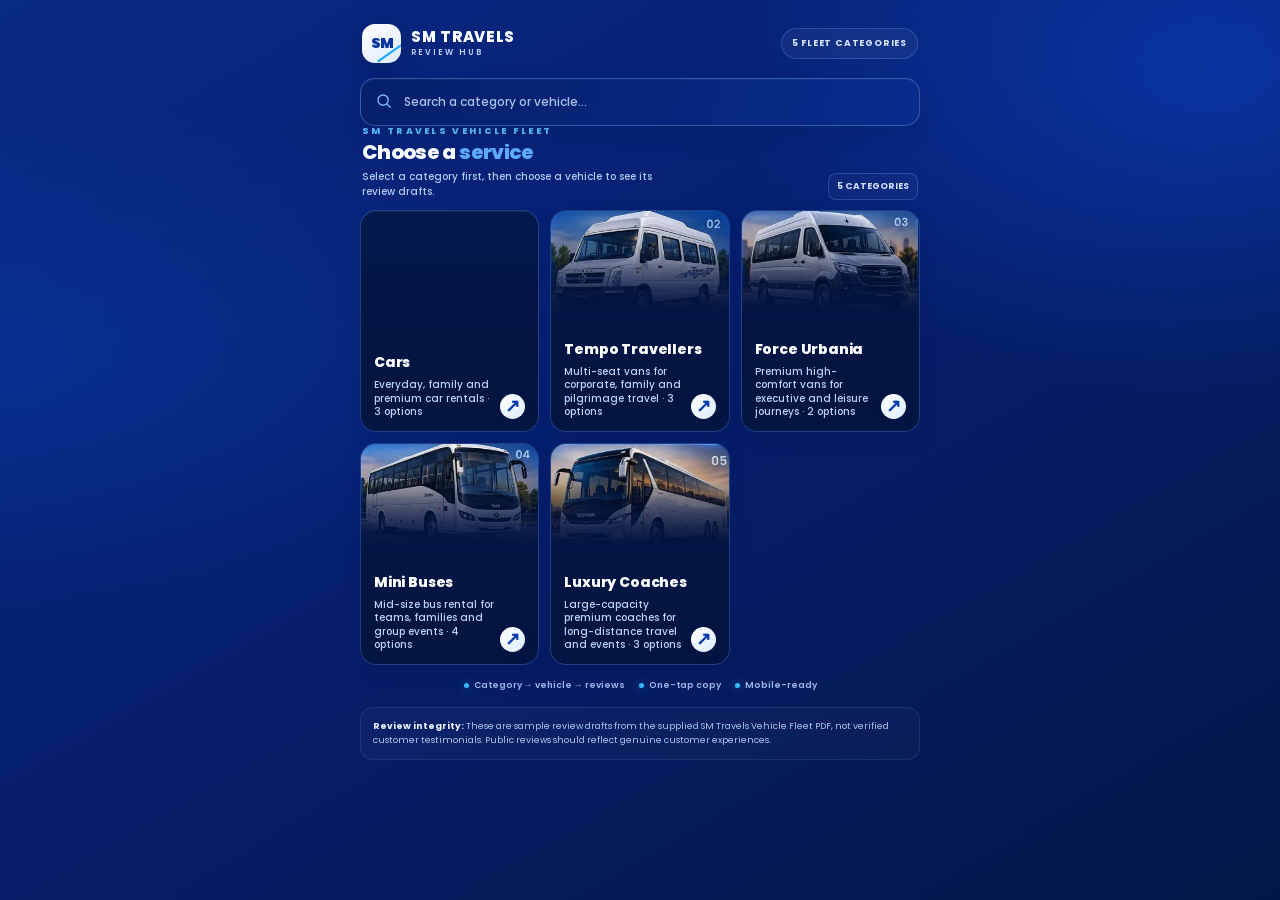
<file: index.html>
<!doctype html>
<html lang="en">
<head>
<meta charset="utf-8">
<meta name="viewport" content="width=device-width, initial-scale=1, viewport-fit=cover">
<meta name="theme-color" content="#061f70">
<meta name="description" content="SM Travels vehicle fleet review hub. Select a category, choose a vehicle service, and open its review drafts.">
<title>SM Travels | Vehicle Fleet Review Hub</title>
<link rel="preconnect" href="https://fonts.googleapis.com">
<link rel="preconnect" href="https://fonts.gstatic.com" crossorigin>
<link href="https://fonts.googleapis.com/css2?family=Poppins:wght@400;500;600;700;800;900&display=swap" rel="stylesheet">
<link rel="stylesheet" href="site.css">
</head>
<body>
<main class="shell">
  <header class="topbar">
    <div class="brand" aria-label="SM Travels Review Hub">
      <span class="brand-mark" aria-hidden="true">SM</span>
      <span class="brand-name">SM TRAVELS<small>REVIEW HUB</small></span>
    </div>
    <span class="top-chip" id="topChip">5 FLEET CATEGORIES</span>
  </header>
  <section class="services-view" id="servicesView">
    <div class="hero hero-video-wrap" aria-label="SM Travels animated video">
      <video class="hero-video" id="heroVideo" autoplay muted loop playsinline webkit-playsinline preload="none" disablepictureinpicture aria-hidden="true"></video>
    </div>
    <a class="back" id="categoryBack" href="index.html" style="display:none"><span aria-hidden="true">←</span> ALL CATEGORIES</a>
    <label class="search-wrap" aria-label="Search the SM Travels fleet">
      <svg class="search-icon" viewBox="0 0 24 24" aria-hidden="true"><circle cx="10.8" cy="10.8" r="6.8" fill="none" stroke="currentColor" stroke-width="1.8"/><path d="m16 16 4.4 4.4" fill="none" stroke="currentColor" stroke-width="1.8" stroke-linecap="round"/></svg>
      <input class="search" id="serviceSearch" type="search" placeholder="Search a category or vehicle…" autocomplete="off" aria-label="Search vehicle categories and sub-services">
      <button class="clear-search" id="clearSearch" type="button" aria-label="Clear search">×</button>
    </label>
    <div class="section-head">
      <div><div class="kicker" id="sectionKicker">SM Travels vehicle fleet</div><h2 id="sectionTitle">Choose a <span>service</span></h2><p id="sectionSubtitle" class="section-subtitle">Select a category first, then choose a vehicle to see its review drafts.</p></div>
      <span class="count" id="serviceCount">5 CATEGORIES</span>
    </div>
    <div class="grid" id="serviceGrid" aria-label="SM Travels vehicle services"></div>
    <div class="empty" id="emptyState">No matching services found.<br>Try another vehicle or category name.</div>
    <div class="trustline" aria-label="Interface features">
      <span><i class="trustdot"></i> Category → vehicle → reviews</span><span><i class="trustdot"></i> One-tap copy</span><span><i class="trustdot"></i> Mobile-ready</span>
    </div>
    <aside class="notice"><strong>Review integrity:</strong> These are sample review drafts from the supplied SM Travels Vehicle Fleet PDF, not verified customer testimonials. Public reviews should reflect genuine customer experiences.</aside>
  </section>
</main>
<script src="services.js"></script>
<script>
async function loadMobileHeroVideo(){
  const video=document.getElementById('heroVideo');
  const holder=document.querySelector('.hero-video-wrap');
  if(!video||!holder||!window.matchMedia('(max-width: 767px)').matches){if(holder)holder.remove();return;}
  try{
    const paths=['video-parts/hero-video-01.txt','video-parts/hero-video-02.txt','video-parts/hero-video-03.txt'];
    const chunks=await Promise.all(paths.map(async function(path){const response=await fetch(path,{cache:'force-cache'});if(!response.ok)throw new Error('Video asset unavailable: '+path);return response.text();}));
    const base64=chunks.join('').trim();
    if(base64.length!==19644)throw new Error('Incomplete video data');
    const binary=atob(base64),bytes=new Uint8Array(binary.length);
    for(let i=0;i<binary.length;i++)bytes[i]=binary.charCodeAt(i);
    const objectUrl=URL.createObjectURL(new Blob([bytes],{type:'video/mp4'}));
    video.src=objectUrl;video.load();
    const playback=video.play();if(playback&&typeof playback.catch==='function')playback.catch(function(){});
  }catch(error){console.error(error);holder.hidden=true;}
}
loadMobileHeroVideo();

const categories=window.SM_TRAVEL_DATA||[];
const params=new URLSearchParams(window.location.search);
const categoryId=params.get('category');
const selectedCategory=categories.find(function(category){return category.id===categoryId;})||null;
const grid=document.getElementById('serviceGrid');
const search=document.getElementById('serviceSearch');
const clearSearch=document.getElementById('clearSearch');
const count=document.getElementById('serviceCount');
const sectionTitle=document.getElementById('sectionTitle');
const sectionKicker=document.getElementById('sectionKicker');
const sectionSubtitle=document.getElementById('sectionSubtitle');
const topChip=document.getElementById('topChip');
const back=document.getElementById('categoryBack');
const empty=document.getElementById('emptyState');
const iconPaths=[
'<path d="M3 13l1.7-4.5A2 2 0 0 1 6.6 7h10.8a2 2 0 0 1 1.9 1.5L21 13v5h-2v-2H5v2H3z"/><path d="M4 13h16M7 16h.01M17 16h.01M7 7l1-2h8l1 2"/>',
'<circle cx="8" cy="8" r="3"/><circle cx="17" cy="9" r="2.5"/><path d="M2.5 20a5.5 5.5 0 0 1 11 0M14 16a4.2 4.2 0 0 1 7.5 2.8"/>',
'<path d="M3 6h18v11H3zM6 17v2m12-2v2M3 11h18M7 6V4h10v2"/><circle cx="7" cy="14" r="1"/><circle cx="17" cy="14" r="1"/>',
'<path d="M19 10c0 5-7 11-7 11S5 15 5 10a7 7 0 1 1 14 0Z"/><circle cx="12" cy="10" r="2.3"/>',
'<path d="M3 10.5 21 4l-6.5 17-3.2-7.3z"/><path d="m11.3 13.7 4.5-4.5"/>'
];
function iconSvg(index){return '<svg viewBox="0 0 24 24" aria-hidden="true">'+iconPaths[index%iconPaths.length]+'</svg>';}
function allSubservices(){return categories.reduce(function(all,category){return all.concat(category.services.map(function(service){return Object.assign({},service,{categoryName:category.name,categoryId:category.id});}));},[]);}
const flattened=allSubservices();
function itemSearchText(item){return [item.name,item.description,item.keywords,item.code,item.categoryName].join(' ').toLowerCase();}
function makeCard(options){
  const b=document.createElement('button');b.type='button';b.className='service'+(options.imageSrc?' category-card':'');
  b.setAttribute('aria-label',options.ariaLabel||('Open '+options.name));
  if(options.imageSrc){
    const photo=document.createElement('span');photo.className='category-photo';
    const image=document.createElement('img');image.src=options.imageSrc;image.alt='';image.loading='lazy';image.decoding='async';
    photo.appendChild(image);
    const num=document.createElement('span');num.className='category-index';num.textContent=options.code||String(options.iconIndex+1).padStart(2,'0');
    const content=document.createElement('span');content.className='category-content';
    const title=document.createElement('span');title.className='service-title';title.textContent=options.name;
    const foot=document.createElement('span');foot.className='service-foot';
    const desc=document.createElement('span');desc.textContent=options.description;
    const arrow=document.createElement('span');arrow.className='arrow';arrow.setAttribute('aria-hidden','true');arrow.textContent='↗';
    foot.append(desc,arrow);content.append(title,foot);b.append(photo,num,content);
  }else{
    const top=document.createElement('span');top.className='service-top';
    const icon=document.createElement('span');icon.className='service-icon';icon.innerHTML=iconSvg(options.iconIndex);
    const num=document.createElement('span');num.className='service-index';num.textContent=options.code||String(options.iconIndex+1).padStart(2,'0');
    top.append(icon,num);
    const title=document.createElement('span');title.className='service-title';title.textContent=options.name;
    const foot=document.createElement('span');foot.className='service-foot';
    const desc=document.createElement('span');desc.textContent=options.description;
    const arrow=document.createElement('span');arrow.className='arrow';arrow.setAttribute('aria-hidden','true');arrow.textContent='↗';
    foot.append(desc,arrow);b.append(top,title,foot);
  }
  b.addEventListener('click',options.onClick);return b;
}
function renderGrid(filter){
  const q=(filter||'').trim().toLowerCase();grid.innerHTML='';
  let visible=[];
  if(selectedCategory){
    visible=selectedCategory.services.filter(function(service){return itemSearchText(Object.assign({},service,{categoryName:selectedCategory.name})).includes(q);});
    visible.forEach(function(service,index){
      grid.appendChild(makeCard({
        iconIndex:index,code:service.code,name:service.name,description:service.description,
        ariaLabel:'Open reviews for '+service.name,
        onClick:function(){window.location.href='service.html?id='+encodeURIComponent(service.id);}
      }));
    });
    count.textContent=visible.length+' '+(visible.length===1?'VEHICLE':'VEHICLES');
    sectionKicker.textContent=selectedCategory.name+' · Fleet sub-services';
    sectionTitle.innerHTML='Choose a <span>vehicle</span>';
    sectionSubtitle.textContent='Select a vehicle model to open its three review drafts.';
    topChip.textContent=selectedCategory.name.toUpperCase()+' · '+selectedCategory.services.length+' OPTIONS';
    back.style.display='inline-flex';back.href='index.html';search.placeholder='Search vehicles in '+selectedCategory.name+'…';
  }else{
    const categoryImages={
      'cars':'assets/category-cars.webp',
      'tempo-travellers':'assets/category-tempo-travellers.webp',
      'force-urbania':'assets/category-force-urbania.webp',
      'mini-buses':'assets/category-mini-buses.webp',
      'luxury-coaches':'assets/category-luxury-coaches.webp'
    };
    visible=categories.filter(function(category){
      if(!q)return true;
      return (category.name+' '+category.description).toLowerCase().includes(q)||category.services.some(function(service){return itemSearchText(Object.assign({},service,{categoryName:category.name})).includes(q);});
    });
    visible.forEach(function(category,index){
      grid.appendChild(makeCard({
        iconIndex:index,code:String(categories.indexOf(category)+1).padStart(2,'0'),name:category.name,
        imageSrc:categoryImages[category.id],
        description:category.description+' · '+category.services.length+' options',
        ariaLabel:'Choose '+category.name+' vehicle category',
        onClick:function(){window.location.href='index.html?category='+encodeURIComponent(category.id)+(q?'&q='+encodeURIComponent(q):'');}
      }));
    });
    count.textContent=visible.length+' '+(visible.length===1?'CATEGORY':'CATEGORIES');
    sectionKicker.textContent='SM Travels vehicle fleet';
    sectionTitle.innerHTML='Choose a <span>service</span>';
    sectionSubtitle.textContent='Select a category first, then choose a vehicle to see its review drafts.';
    topChip.textContent='5 FLEET CATEGORIES';
    back.style.display='none';search.placeholder='Search a category or vehicle…';
  }
  empty.classList.toggle('show',visible.length===0);
}
search.addEventListener('input',function(){renderGrid(search.value);clearSearch.classList.toggle('show',!!search.value);});
clearSearch.addEventListener('click',function(){search.value='';renderGrid('');clearSearch.classList.remove('show');search.focus();});
if(selectedCategory&&params.get('q'))search.value=params.get('q');
renderGrid(search.value);
</script>
</body>
</html>
</file>
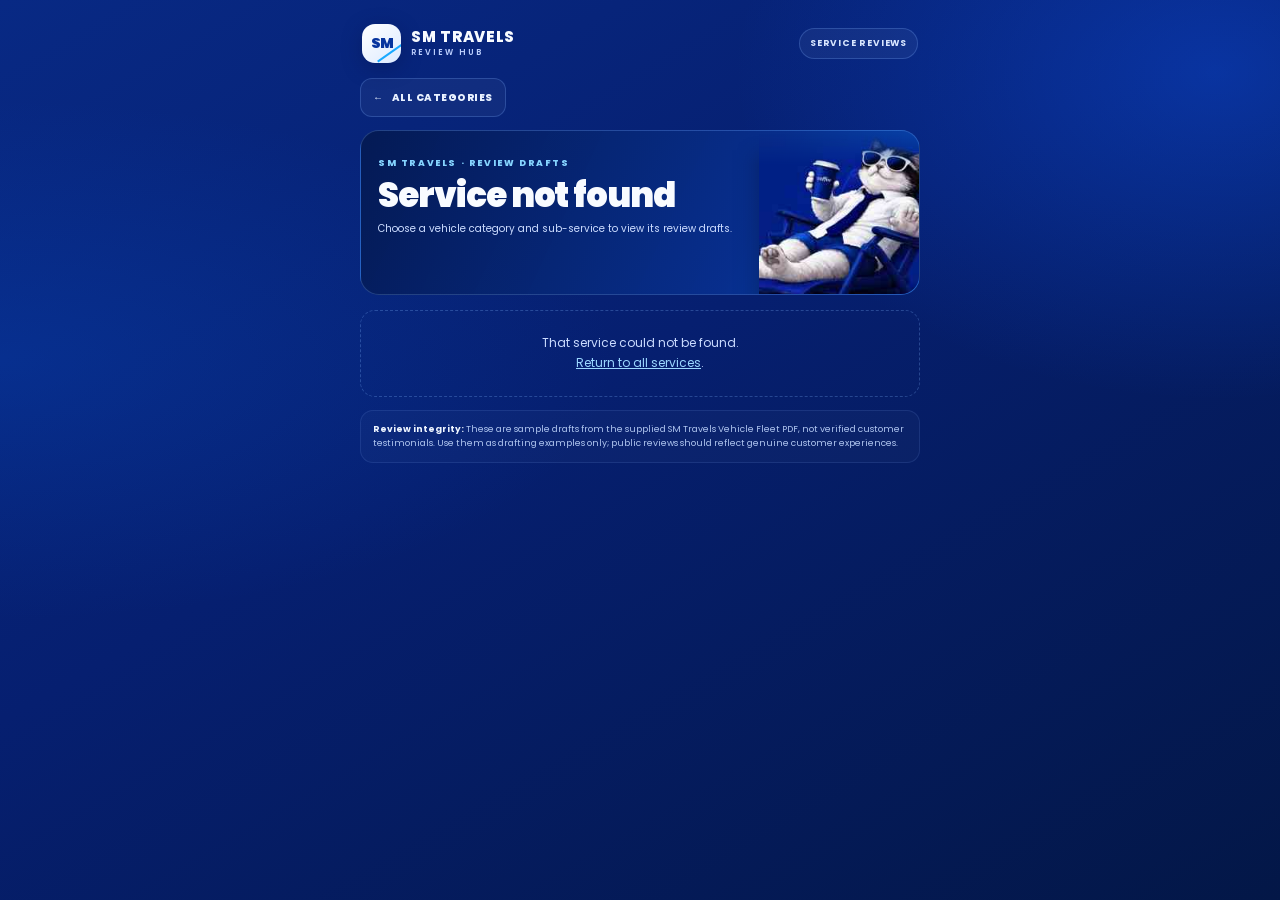
<file: service.html>
<!doctype html>
<html lang="en">
<head>
<meta charset="utf-8">
<meta name="viewport" content="width=device-width, initial-scale=1, viewport-fit=cover">
<meta name="theme-color" content="#061f70">
<meta name="description" content="SM Travels service review drafts. Copy a sample review for the selected service.">
<title>SM Travels | Service Review Drafts</title>
<link rel="preconnect" href="https://fonts.googleapis.com">
<link rel="preconnect" href="https://fonts.gstatic.com" crossorigin>
<link href="https://fonts.googleapis.com/css2?family=Poppins:wght@400;500;600;700;800;900&display=swap" rel="stylesheet">
<link rel="stylesheet" href="site.css">
</head>
<body>
<main class="shell">
  <header class="topbar">
    <div class="brand" aria-label="SM Travels Review Hub"><span class="brand-mark" aria-hidden="true">SM</span><span class="brand-name">SM TRAVELS<small>REVIEW HUB</small></span></div>
    <span class="top-chip" id="topChip">SERVICE REVIEWS</span>
  </header>
  <a class="back" id="backLink" href="index.html"><span aria-hidden="true">←</span> <span id="backLabel">ALL CATEGORIES</span></a>
  <section class="view active" id="reviewView" aria-labelledby="serviceTitle">
    <div class="detail-hero">
      <div class="detail-copy"><span class="detail-label" id="detailLabel">SM Travels · Review drafts</span><h1 id="serviceTitle">Loading service…</h1><p id="serviceDescription">Three draft examples, each ready to copy.</p></div>
      <div class="detail-art" aria-hidden="true"><img src="cat-mascot.jpg" alt="" fetchpriority="high"></div>
    </div>
    <div class="review-section-head"><div><h2>Review drafts</h2><p>Copy a draft below, then personalize it to match real feedback.</p></div><span class="draft-pill">3 EXAMPLES</span></div>
    <div class="reviews" id="reviews"></div>
    <div class="empty" id="missingService" style="display:none">That service could not be found.<br><a href="index.html" style="color:#9bd7ff">Return to all services</a>.</div>
    <aside class="notice detail-notice"><strong>Review integrity:</strong> These are sample drafts from the supplied SM Travels Vehicle Fleet PDF, not verified customer testimonials. Use them as drafting examples only; public reviews should reflect genuine customer experiences.</aside>
  </section>
</main>
<div class="toast" id="toast" role="status" aria-live="polite">Copied to clipboard</div>
<script src="services.js"></script>
<script>
const categories=window.SM_TRAVEL_DATA||[];
const params=new URLSearchParams(window.location.search);
const requestedId=params.get('id')||params.get('service')||'';
let category=null;
let service=null;
for(const currentCategory of categories){
  const found=currentCategory.services.find(item=>item.id===requestedId);
  if(found){category=currentCategory;service=found;break;}
}
const GOOGLE_REVIEW_URL="https://www.google.com/search?client=ms-android-samsung-ss&hs=e37V&sca_esv=aeb3d629ae2e4e7f&sxsrf=APpeQnus2OGSZ2CilSD9TU0r7CBY7XctuQ:1791740233847&q=sm+travelhub+sompura+reviews&uds=[base64]&si=APenkKm7iecQ4G6P-TsbSMFKIQtv3EFIqRAFw-i8uEbk55Z-_0_muIsOVcBb0USGMY5OirHWXbtOmZCadPTmhKuxWoLZQSV3gXy5tsjtsUu_g6jbE-7qB1Awssv4deeqhxug04aLj6KWTaNsuQGpNUhD7jX03duUcw%3D%3D&sa=X&sqi=2&ved=2ahUKEwii46vBwLKXAxVuWHADHSIwEA0Qk8gLegQIJRAB&ictx=1&biw=999&bih=1907&dpr=2.76#lrd=0x3bae72c041461245:0x8258062111c54982,3,,,,&ebo=5";
const toast=document.getElementById('toast');let toastTimer;
function copyIcon(){return '<svg viewBox="0 0 24 24" aria-hidden="true"><rect x="8" y="8" width="12" height="13" rx="2"/><path d="M16 8V5a2 2 0 0 0-2-2H6a2 2 0 0 0-2 2v10a2 2 0 0 0 2 2"/></svg>'}
async function copyReview(text,button){
  let copied=false;
  try{if(navigator.clipboard&&window.isSecureContext){await navigator.clipboard.writeText(text);copied=true}}catch(e){copied=false}
  if(!copied){let area;try{area=document.createElement('textarea');area.value=text;area.setAttribute('readonly','');area.style.position='fixed';area.style.left='-9999px';area.style.top='0';document.body.appendChild(area);area.focus();area.select();copied=document.execCommand('copy')}catch(e){copied=false}finally{if(area)area.remove()}}
  clearTimeout(toastTimer);
  toast.classList.add('show');
  if(copied){
    button.classList.add('done');button.innerHTML='<span aria-hidden="true">✓</span> COPIED';
    toast.textContent='Review copied! Opening Google Reviews…';
    setTimeout(()=>window.location.assign(GOOGLE_REVIEW_URL),950);
  }else{
    toast.textContent='Copy could not be confirmed. Opening Google Reviews…';
    setTimeout(()=>window.location.assign(GOOGLE_REVIEW_URL),1450);
  }
}
if(!service){document.getElementById('serviceTitle').textContent='Service not found';document.getElementById('serviceDescription').textContent='Choose a vehicle category and sub-service to view its review drafts.';document.getElementById('reviews').style.display='none';document.querySelector('.review-section-head').style.display='none';document.getElementById('missingService').style.display='block';document.title='SM Travels | Service Not Found'}
else{
  document.getElementById('serviceTitle').textContent=service.name;
  document.getElementById('serviceDescription').textContent=category.name+' · '+service.description;
  document.getElementById('detailLabel').textContent=category.name+' · '+service.code+' · Review drafts';
  document.getElementById('topChip').textContent=category.name.toUpperCase();
  document.getElementById('backLink').href='index.html?category='+encodeURIComponent(category.id);
  document.getElementById('backLabel').textContent='BACK TO '+category.name.toUpperCase();
  document.title=service.name+' | SM Travels Review Drafts';
  const holder=document.getElementById('reviews');
  service.reviews.forEach((review,index)=>{
    const card=document.createElement('article');card.className='review';
    const head=document.createElement('div');head.className='review-head';
    const label=document.createElement('span');label.className='draft-label';label.textContent='Review draft 0'+(index+1);
    const meta=document.createElement('span');meta.className='service-index';meta.textContent='SAMPLE TEXT';head.append(label,meta);
    const p=document.createElement('p');p.textContent=review;
    const copy=document.createElement('button');copy.type='button';copy.className='copy';copy.innerHTML=copyIcon()+' COPY REVIEW';copy.setAttribute('aria-label','Copy review draft '+(index+1));copy.addEventListener('click',()=>copyReview(review,copy));
    card.append(head,p,copy);holder.appendChild(card);
  });
}
</script>
</body>
</html>
</file>
<file: site.css>
:root{
  --navy:#04194f; --navy-2:#061f70; --blue:#0b3cce; --blue-2:#075cff; --electric:#1377ff;
  --cyan:#23b6ff; --white:#f8fbff; --muted:#bacbf5; --line:rgba(126,177,255,.25);
  --glass:rgba(11,48,125,.62); --font:'Poppins',Arial,sans-serif;
}
*{box-sizing:border-box}
html{min-height:100%;background:var(--navy)}
body{margin:0;min-height:100vh;color:var(--white);font-family:var(--font);background:
  radial-gradient(ellipse at 95% 8%,rgba(15,91,255,.35),transparent 28%),
  radial-gradient(ellipse at 0% 40%,rgba(7,76,197,.28),transparent 34%),
  linear-gradient(150deg,#082984 0%,#061f70 44%,#031747 100%);-webkit-font-smoothing:antialiased;text-rendering:optimizeLegibility}
button,input{font:inherit}button{-webkit-tap-highlight-color:transparent}button:focus-visible,input:focus-visible{outline:2px solid #79c8ff;outline-offset:3px}
.shell{width:min(100% - 24px,560px);margin:0 auto;padding:16px 0 calc(28px + env(safe-area-inset-bottom))}
.topbar{display:flex;align-items:center;justify-content:space-between;gap:12px;margin:0 2px 15px}
.brand{display:flex;align-items:center;gap:10px;min-width:0}
.brand-mark{display:grid;place-items:center;width:39px;height:39px;border-radius:13px;background:linear-gradient(140deg,#fff,#dceaff);color:#07349e;font-size:14px;font-weight:900;letter-spacing:-1px;box-shadow:0 5px 20px #0010475a;position:relative;overflow:hidden}
.brand-mark:after{content:'';position:absolute;width:30px;height:2px;background:#18a9ff;transform:rotate(-35deg);bottom:9px;right:-4px}
.brand-name{font-size:15px;font-weight:800;letter-spacing:.7px;line-height:1.05}
.brand-name small{display:block;margin-top:4px;color:#bed1ff;font-size:8px;font-weight:600;letter-spacing:2px}
.top-chip{white-space:nowrap;padding:8px 10px;border:1px solid var(--line);border-radius:999px;background:#ffffff0c;color:#d8e6ff;font-size:9px;font-weight:700;letter-spacing:.8px}
.hero{position:relative;isolation:isolate;min-height:212px;margin-bottom:15px;overflow:hidden;border:1px solid rgba(145,190,255,.25);border-radius:22px;background:linear-gradient(115deg,rgba(3,21,72,.97) 0%,rgba(4,34,103,.94) 47%,rgba(8,59,169,.75) 100%);box-shadow:0 17px 40px #00114338}
.hero:before{content:'';position:absolute;z-index:-1;width:250px;height:250px;right:-85px;top:-96px;border-radius:50%;border:1px solid #5aa2ff20;box-shadow:0 0 0 25px #5aa2ff09,0 0 0 55px #5aa2ff06}
.hero-copy{position:relative;z-index:2;width:68%;padding:19px 0 18px 17px}
.eyebrow{display:inline-flex;align-items:center;gap:6px;margin-bottom:10px;color:#8fd7ff;font-size:9px;font-weight:800;letter-spacing:1.7px;text-transform:uppercase}
.eyebrow:before{content:'';width:17px;height:2px;border-radius:4px;background:var(--cyan)}
.hero h1{max-width:310px;margin:0;font-size:clamp(27px,7.8vw,39px);font-weight:900;line-height:.99;letter-spacing:-1.6px}
.hero h1 .shine{display:block;color:#218aff;text-shadow:0 3px 0 #00185370}
.hero-note{max-width:245px;margin:12px 0 0;color:#d2e0ff;font-size:10px;line-height:1.6;font-weight:500}
.hero-art{position:absolute;z-index:1;right:-24px;bottom:-14px;width:75%;height:225px;pointer-events:none;animation:floaty 6s ease-in-out infinite}
.hero-art img{display:block;width:100%;height:100%;object-fit:contain;object-position:right bottom;filter:drop-shadow(0 14px 16px #00154b65);-webkit-mask-image:linear-gradient(to bottom,transparent 0%,#000 8%,#000 95%,transparent 100%);mask-image:linear-gradient(to bottom,transparent 0%,#000 8%,#000 95%,transparent 100%)}
@keyframes floaty{0%,100%{transform:translateY(0) rotate(0)}50%{transform:translateY(-5px) rotate(.4deg)}}
.search-wrap{position:relative;margin:0 0 18px}
.search-icon{position:absolute;left:15px;top:50%;transform:translateY(-50%);width:18px;height:18px;color:#7fbaff;pointer-events:none}
.search{width:100%;height:48px;padding:0 43px 0 43px;border:1px solid rgba(128,183,255,.37);border-radius:15px;outline:none;background:linear-gradient(110deg,#061f68eb,#082d8ded);color:#fff;font-size:12px;font-weight:500;box-shadow:inset 0 1px 0 #ffffff08,0 9px 20px #00184d2b}
.search::placeholder{color:#aabfe9}.search:focus{border-color:#4ca6ff;box-shadow:0 0 0 3px #2887ff20}
.clear-search{position:absolute;right:9px;top:50%;transform:translateY(-50%);display:none;width:30px;height:30px;border:0;border-radius:9px;background:#ffffff10;color:#ddecff;font-size:19px;line-height:1;cursor:pointer}.clear-search.show{display:block}
.section-head{display:flex;align-items:flex-end;justify-content:space-between;gap:12px;margin:0 2px 10px}
.kicker{margin-bottom:4px;color:#5fc2ff;font-size:9px;line-height:1.2;font-weight:800;letter-spacing:2.3px;text-transform:uppercase}
.section-head h2{margin:0;font-size:20px;line-height:1.15;font-weight:800;letter-spacing:-.65px}
.section-head h2 span{color:#5eaaff}
.count{flex-shrink:0;padding:6px 8px;border:1px solid var(--line);border-radius:8px;background:#ffffff08;color:#d0dfff;font-size:9px;font-weight:700}
.grid{display:grid;grid-template-columns:repeat(2,minmax(0,1fr));gap:9px}
.service{position:relative;display:flex;flex-direction:column;align-items:stretch;min-width:0;min-height:112px;padding:11px 10px 10px;border:1px solid rgba(98,159,255,.30);border-radius:16px;background:linear-gradient(145deg,rgba(10,59,150,.72),rgba(3,26,83,.88));color:#fff;text-align:left;cursor:pointer;overflow:hidden;box-shadow:inset 0 1px 0 #ffffff08,0 8px 18px #00164b28;transition:transform .18s,border-color .18s,background .18s,box-shadow .18s}
.service:before{content:'';position:absolute;top:-36px;right:-32px;width:96px;height:96px;border-radius:50%;background:radial-gradient(circle,#1681ff32,transparent 70%);pointer-events:none}
.service:active{transform:scale(.985)}.service:hover{border-color:rgba(84,177,255,.75);background:linear-gradient(145deg,rgba(12,73,180,.84),rgba(3,28,89,.95));box-shadow:0 10px 24px #00164b40}
.service-top{display:flex;align-items:center;justify-content:space-between;gap:8px;margin-bottom:11px}
.service-icon{display:grid;place-items:center;width:34px;height:34px;flex-shrink:0;border:1px solid #5daeff3d;border-radius:11px;background:linear-gradient(145deg,#1464da88,#092b817c);color:#84caff}
.service-icon svg{width:21px;height:21px;stroke:currentColor;fill:none;stroke-width:1.65;stroke-linecap:round;stroke-linejoin:round}
.service-index{font-size:9px;font-weight:800;color:#89baff;letter-spacing:.7px}
.service-title{position:relative;max-width:100%;font-size:11px;line-height:1.35;font-weight:800;letter-spacing:-.08px;overflow-wrap:anywhere}
.service-foot{display:flex;align-items:center;justify-content:space-between;gap:5px;margin-top:auto;padding-top:8px;color:#b7cef9;font-size:9px;font-weight:500;line-height:1.35}
.arrow{display:grid;place-items:center;flex-shrink:0;width:24px;height:24px;border-radius:50%;background:linear-gradient(135deg,#fff,#dcecff);color:#0639ad;font-size:18px;font-weight:600;box-shadow:0 3px 9px #00144348}
.empty{display:none;padding:22px 15px;border:1px dashed #83b7ff45;border-radius:15px;color:#cadbff;text-align:center;font-size:12px;line-height:1.7}.empty.show{display:block}
.trustline{display:flex;justify-content:center;flex-wrap:wrap;gap:8px 14px;margin:14px 0 0;color:#9db8ed;font-size:9px;font-weight:600}
.trustline span{display:inline-flex;align-items:center;gap:5px}.trustdot{width:5px;height:5px;border-radius:50%;background:#39b9ff;box-shadow:0 0 9px #39b9ff80}
.notice{margin-top:15px;padding:11px 12px;border:1px solid #80b1ff21;border-radius:13px;background:#ffffff06;color:#afc5ef;font-size:9px;line-height:1.6}.notice strong{color:#eef5ff;font-weight:700}
/* Review detail view */
.view{display:none}.view.active{display:block}.services-view.hidden{display:none}
.back{text-decoration:none;display:inline-flex;align-items:center;gap:8px;min-height:39px;margin:0 0 13px;padding:0 12px;border:1px solid var(--line);border-radius:12px;background:#ffffff0b;color:#e8f1ff;font-size:10px;font-weight:800;letter-spacing:.5px;cursor:pointer}
.detail-hero{position:relative;isolation:isolate;min-height:150px;overflow:hidden;margin-bottom:15px;padding:17px;border:1px solid rgba(136,184,255,.24);border-radius:19px;background:linear-gradient(115deg,#041a53f5,#082f8eed 68%,#0752bfcc)}
.detail-copy{position:relative;z-index:2;max-width:70%}.detail-label{display:inline-block;margin-bottom:8px;color:#85d4ff;font-size:9px;font-weight:800;letter-spacing:1.6px;text-transform:uppercase}
.detail-hero h1{margin:0 0 8px;font-size:clamp(24px,6.5vw,34px);font-weight:900;line-height:1.03;letter-spacing:-1.05px;overflow-wrap:anywhere}
.detail-hero p{margin:0;color:#ccdcff;font-size:10px;line-height:1.6}
.detail-art{position:absolute;right:-32px;bottom:-15px;width:48%;height:155px;overflow:hidden;animation:floaty 6s ease-in-out infinite;pointer-events:none}
.detail-art img{width:100%;height:100%;object-fit:contain;object-position:right bottom;filter:drop-shadow(0 8px 12px #0004);-webkit-mask-image:linear-gradient(to bottom,transparent 0%,#000 18%,#000 100%);mask-image:linear-gradient(to bottom,transparent 0%,#000 18%,#000 100%)}
.review-section-head{display:flex;align-items:flex-end;justify-content:space-between;gap:8px;margin:0 2px 10px}.review-section-head h2{margin:0;font-size:18px;line-height:1.2;font-weight:800;letter-spacing:-.5px}.review-section-head p{margin:4px 0 0;color:#b6cbf4;font-size:10px;line-height:1.5}
.draft-pill{flex-shrink:0;padding:6px 8px;border:1px solid #77baff38;border-radius:8px;color:#a9d7ff;font-size:8px;font-weight:800;letter-spacing:.7px;text-transform:uppercase}
.reviews{display:grid;gap:11px}.review{position:relative;padding:15px 13px 12px;border:1px solid rgba(126,179,255,.24);border-radius:16px;background:linear-gradient(145deg,rgba(7,42,111,.96),rgba(3,24,72,.97));box-shadow:0 9px 23px #00164429;overflow:hidden}.review:before{content:'“';position:absolute;right:10px;top:-21px;color:#2585ff18;font-family:Georgia,serif;font-size:100px;line-height:1}
.review-head{position:relative;display:flex;align-items:center;justify-content:space-between;gap:8px;margin-bottom:10px}.draft-label{display:inline-flex;align-items:center;gap:7px;color:#6fc5ff;font-size:9px;font-weight:800;letter-spacing:1px;text-transform:uppercase}.draft-label:before{content:'';width:7px;height:7px;border-radius:50%;background:#27aaff;box-shadow:0 0 0 4px #1aa2ff1c}
.review p{position:relative;margin:0 0 13px;color:#eff5ff;font-size:12px;font-weight:400;line-height:1.75;overflow-wrap:anywhere}
.copy{position:relative;display:flex;align-items:center;justify-content:center;gap:8px;width:100%;min-height:43px;padding:10px 13px;border:1px solid #70b7ff45;border-radius:12px;background:linear-gradient(105deg,#0e55e9,#086cff);color:#fff;font-size:11px;font-weight:800;letter-spacing:.2px;cursor:pointer;box-shadow:0 6px 15px #001a5a35;transition:filter .15s,transform .15s,background .15s}
.copy svg{width:16px;height:16px;stroke:currentColor;fill:none;stroke-width:2;stroke-linecap:round;stroke-linejoin:round}.copy:active{transform:scale(.99)}.copy:hover{filter:brightness(1.1)}.copy.done{background:linear-gradient(105deg,#087a72,#0d9f8b)}
.detail-notice{margin-top:13px}.toast{position:fixed;z-index:100;left:50%;bottom:calc(18px + env(safe-area-inset-bottom));transform:translate(-50%,18px);max-width:calc(100% - 28px);padding:11px 15px;border:1px solid #90bfff3d;border-radius:999px;background:#f2f7ff;color:#07349b;font-size:11px;font-weight:800;white-space:nowrap;opacity:0;pointer-events:none;box-shadow:0 12px 30px #00113f66;transition:opacity .18s,transform .18s}.toast.show{opacity:1;transform:translate(-50%,0)}
@media(min-width:540px){.shell{padding-top:24px}.hero{min-height:230px}.hero-copy{padding:24px 0 22px 21px}.hero h1{font-size:39px}.hero-art{height:250px;width:70%}.grid{grid-template-columns:repeat(3,minmax(0,1fr));gap:11px}.service{min-height:122px;padding:13px}.service-title{font-size:12px}.service-foot{font-size:10px}.detail-hero{min-height:165px}.detail-art{height:175px}.review p{font-size:13px}.review{padding:17px}}
@media(max-width:375px){.shell{width:calc(100% - 18px);padding-top:12px}.topbar{margin-bottom:11px}.brand-name{font-size:14px}.top-chip{font-size:8px;padding:7px}.hero{min-height:194px;border-radius:18px}.hero-copy{width:70%;padding:16px 0 15px 13px}.hero h1{font-size:27px;letter-spacing:-1.3px}.hero-note{max-width:190px;font-size:9px;margin-top:9px}.hero-art{width:74%;height:205px;right:-28px;bottom:-14px}.grid{gap:7px}.service{min-height:105px;padding:9px;border-radius:14px}.service-top{margin-bottom:8px}.service-icon{width:31px;height:31px}.service-title{font-size:10px}.service-foot{font-size:8px}.section-head h2{font-size:18px}}
@media(prefers-reduced-motion:reduce){*,*:before,*:after{animation:none!important;transition:none!important;scroll-behavior:auto!important}}

/* Video-only mobile hero: no border, card frame, overlay copy or controls. */
.hero:before,.hero-copy,.hero-art{display:none!important}
.hero.hero-video-wrap{
  display:block;width:100%;min-height:0;height:auto;aspect-ratio:16/9;
  margin:0 0 15px;padding:0;overflow:hidden;border:0;border-radius:0;
  background:transparent;box-shadow:none;
}
.hero.hero-video-wrap::before{display:none!important;content:none!important}
.hero-video{
  display:block;width:100%;height:100%;aspect-ratio:16/9;object-fit:cover;
  border:0;border-radius:0;outline:0;box-shadow:none;background:transparent;
  pointer-events:none;
}
@media (min-width:768px){
  .hero.hero-video-wrap{display:none!important}
}


/* Fleet hierarchy subtitle */
.section-subtitle{max-width:320px;margin:5px 0 0;color:#b6cbf4;font-size:10px;line-height:1.55;font-weight:500}
@media(max-width:375px){.section-subtitle{font-size:9px;max-width:245px}}


/* Front-facing category photography from supplied SM Travels design ZIP.
   The existing mobile video hero and its sizing are intentionally untouched. */
.category-card{position:relative;isolation:isolate;display:flex;flex-direction:column;justify-content:flex-end;min-height:188px;padding:0;overflow:hidden;border-radius:16px;background:#03194d;box-shadow:inset 0 1px 0 #ffffff12,0 8px 18px #00164b28}
.category-card::before{display:none}
.category-photo{position:absolute;z-index:0;top:0;left:0;right:0;height:126px;display:block;overflow:hidden}
.category-photo img{display:block;width:100%;height:100%;object-fit:cover;object-position:center;transition:transform .3s ease}
.category-card:hover .category-photo img{transform:scale(1.035)}
.category-photo::after{content:'';position:absolute;inset:0;background:linear-gradient(180deg,rgba(2,20,68,.02) 5%,rgba(2,20,68,.05) 38%,rgba(2,20,68,.96) 100%)}
.category-index{position:absolute;z-index:2;top:9px;right:10px;display:grid;place-items:center;width:29px;height:29px;border:1px solid #c7e5ff55;border-radius:10px;background:#042d89cc;color:#f6fbff;font-size:10px;font-weight:800;box-shadow:0 3px 12px #00144159}
.category-content{position:relative;z-index:1;width:100%;margin-top:auto;padding:100px 10px 10px;display:flex;flex-direction:column;gap:0;background:linear-gradient(180deg,transparent 0%,rgba(3,21,66,.22) 14%,rgba(3,21,66,.98) 58%)}
.category-card .service-title{display:block;font-size:12px;line-height:1.3;font-weight:800;letter-spacing:-.18px}
.category-card .service-foot{display:flex;align-items:flex-end;gap:6px;padding-top:7px;color:#bed2ff;font-size:9px;line-height:1.35}
.category-card .service-foot>span:first-child{max-width:calc(100% - 29px)}
.category-card .arrow{width:25px;height:25px;flex-shrink:0}
.category-card:active{transform:scale(.987)}
@media(min-width:540px){
  .category-card{min-height:222px}
  .category-photo{height:150px}
  .category-content{padding:122px 13px 12px}
  .category-card .service-title{font-size:14px}
  .category-card .service-foot{font-size:10px}
}
@media(max-width:375px){
  .category-card{min-height:170px;border-radius:14px}
  .category-photo{height:112px}
  .category-content{padding:88px 8px 8px}
  .category-card .service-title{font-size:11px}
  .category-card .service-foot{font-size:8px;padding-top:6px}
  .category-card .arrow{width:23px;height:23px}
}
@media(prefers-reduced-motion:reduce){.category-photo img{transition:none}}


/* Source image crops already contain their category numbers; retain those labels
   and preserve the crop's natural aspect ratio instead of duplicating/cropping them. */
.category-index{display:none!important}
.category-photo{height:auto!important;aspect-ratio:325/190}
@media(min-width:540px){.category-photo{height:auto!important}}
@media(max-width:375px){.category-photo{height:auto!important}}
</file>
